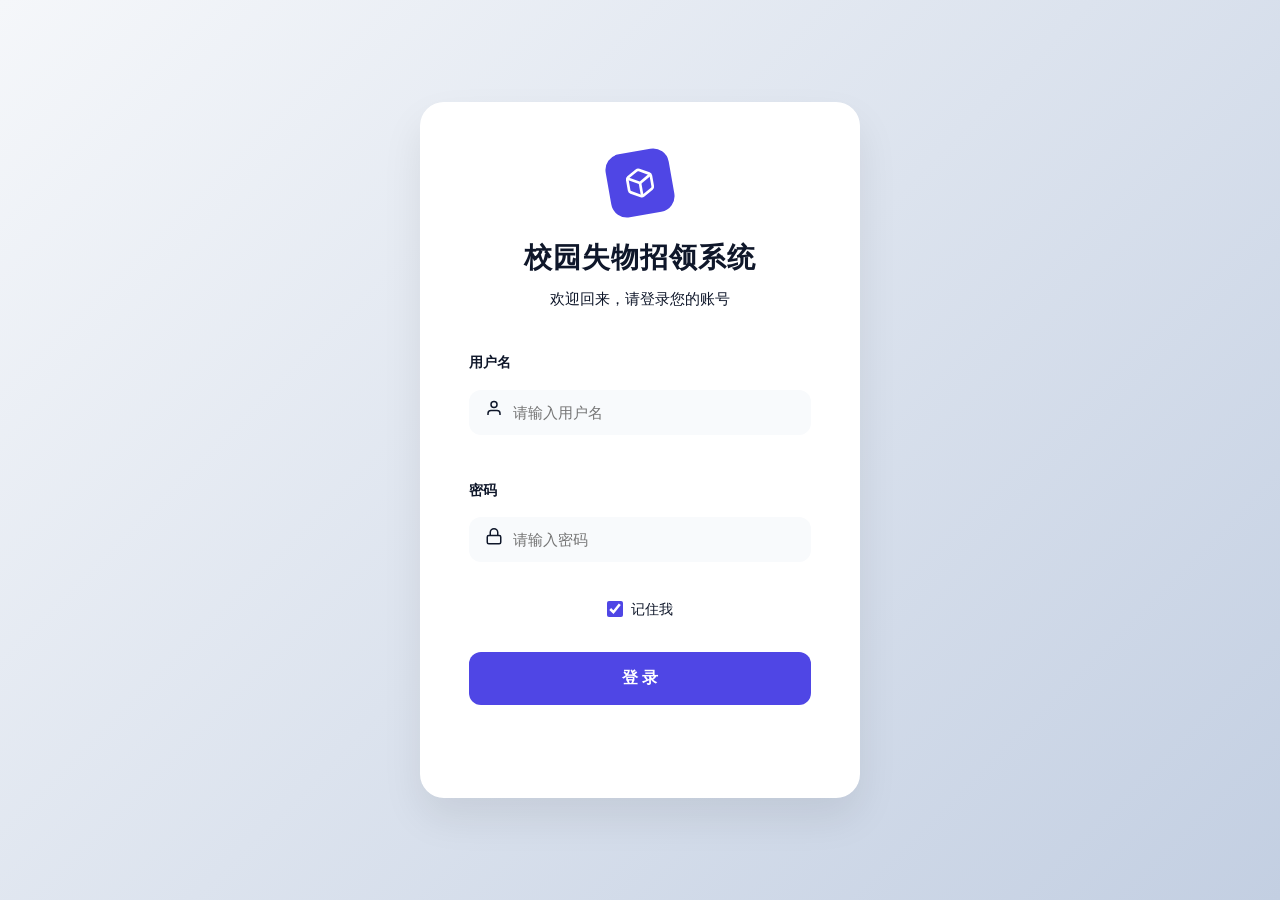
<file: frontend/index.html>
<!DOCTYPE html>
<html lang="zh-CN">
<head>
  <meta charset="UTF-8" />
  <meta name="viewport" content="width=device-width, initial-scale=1.0" />
  <title>校园失物招领系统</title>
  <link rel="preconnect" href="https://fonts.googleapis.com">
  <link rel="preconnect" href="https://fonts.gstatic.com" crossorigin>
  <link href="https://fonts.googleapis.com/css2?family=Inter:wght@400;500;600;700&display=swap" rel="stylesheet">
  <link rel="stylesheet" href="./style.css" />
</head>
<body>
  <div id="app"></div>
  <script src="./api.js"></script>
  <script src="./router.js"></script>
  <script src="./layout.js"></script>
  <script src="./pages/login.js"></script>
  <script src="./pages/list.js"></script>
  <script src="./pages/detail.js"></script>
  <script src="./pages/publish.js"></script>
  <script src="./pages/myItems.js"></script>
  <script src="./pages/myClaims.js"></script>
  <script src="./pages/admin.js"></script>
  <script src="./pages/superAdmin.js"></script>
  <script src="./app.js"></script>
</body>
</html>
</file>
<file: frontend/style.css>
/* Modern UI/UX Pro Max Styles */
:root {
  --primary: #4f46e5; /* Indigo 600 */
  --primary-hover: #4338ca; /* Indigo 700 */
  --primary-light: #e0e7ff; /* Indigo 100 */
  --bg-color: #f8fafc; /* Slate 50 */
  --surface: #ffffff;
  --text-main: #0f172a; /* Slate 900 */
  --text-muted: #64748b; /* Slate 500 */
  --border: #e2e8f0; /* Slate 200 */
  --danger: #ef4444;
  --danger-hover: #dc2626;
  --success: #10b981;
  --warning: #f59e0b;
  --radius-sm: 6px;
  --radius-md: 12px;
  --radius-lg: 16px;
  --shadow-sm: 0 1px 2px 0 rgb(0 0 0 / 0.05);
  --shadow-md: 0 4px 6px -1px rgb(0 0 0 / 0.1), 0 2px 4px -2px rgb(0 0 0 / 0.1);
  --shadow-lg: 0 10px 15px -3px rgb(0 0 0 / 0.1), 0 4px 6px -4px rgb(0 0 0 / 0.1);
  --transition: all 0.2s cubic-bezier(0.4, 0, 0.2, 1);
  --font-sans: 'Inter', 'Microsoft YaHei', -apple-system, BlinkMacSystemFont, sans-serif;
}

* { box-sizing: border-box; margin: 0; padding: 0; }
body { 
  font-family: var(--font-sans); 
  background: var(--bg-color);
  background-image: radial-gradient(at 0% 0%, hsla(253,16%,7%,0.03) 0, transparent 50%), radial-gradient(at 50% 0%, hsla(225,39%,30%,0.03) 0, transparent 50%), radial-gradient(at 100% 0%, hsla(339,49%,30%,0.03) 0, transparent 50%);
  color: var(--text-main); 
  min-height: 100vh; 
  line-height: 1.6;
  -webkit-font-smoothing: antialiased;
}

/* ---- Top bar ---- */
.topbar { 
  padding: 16px 32px; 
  font-size: 15px; 
  background: rgba(255, 255, 255, 0.8);
  backdrop-filter: blur(12px);
  -webkit-backdrop-filter: blur(12px);
  border-bottom: 1px solid var(--border); 
  display: flex;
  justify-content: flex-end;
  align-items: center;
  box-shadow: var(--shadow-sm);
  position: sticky;
  top: 0;
  z-index: 40;
}
.topbar .logout { 
  color: var(--danger); 
  cursor: pointer; 
  margin-left: 24px; 
  text-decoration: none; 
  font-weight: 500;
  transition: var(--transition);
  padding: 6px 12px;
  border-radius: var(--radius-sm);
}
.topbar .logout:hover { 
  background: #fee2e2;
}

/* ---- Layout ---- */
.layout { display: flex; min-height: calc(100vh - 57px); }

.sidebar { 
  width: 240px; 
  flex-shrink: 0; 
  padding: 24px 16px; 
  background: var(--surface);
  border-right: 1px solid var(--border); 
  display: flex;
  flex-direction: column;
  gap: 8px;
}
.sidebar .nav-item {
  display: flex; 
  align-items: center;
  width: 100%; 
  padding: 14px 18px; 
  text-align: left;
  font-size: 15px; 
  font-weight: 600;
  color: var(--text-muted); 
  background: transparent; 
  border: none;
  border-radius: var(--radius-md);
  cursor: pointer; 
  transition: all 0.2s ease;
}
.sidebar .nav-item:hover { 
  background: var(--bg-color); 
  color: var(--text-main);
  transform: translateX(4px);
}
.sidebar .nav-item.active { 
  background: var(--primary-light); 
  color: var(--primary); 
  box-shadow: inset 3px 0 0 var(--primary);
}

.main { 
  flex: 1; 
  padding: 32px 48px; 
  overflow-y: auto; 
  max-width: 1200px;
  margin: 0 auto;
  width: 100%;
  animation: fadeIn 0.4s ease-out;
}

@keyframes fadeIn {
  from { opacity: 0; transform: translateY(8px); }
  to { opacity: 1; transform: translateY(0); }
}

/* ---- Login page ---- */
.login-page, .changepwd-page { 
  display: flex; 
  justify-content: center; 
  align-items: center; 
  min-height: 100vh; 
  background: radial-gradient(circle at 50% 0%, #e0e7ff 0%, #f8fafc 60%);
}
.login-box, .changepwd-box { 
  background: rgba(255, 255, 255, 0.9); 
  backdrop-filter: blur(16px);
  -webkit-backdrop-filter: blur(16px);
  border: 1px solid rgba(255, 255, 255, 0.5); 
  padding: 48px; 
  width: 100%;
  max-width: 440px; 
  border-radius: 24px;
  box-shadow: 0 25px 50px -12px rgba(0, 0, 0, 0.1), 0 0 0 1px rgba(0,0,0,0.02);
  position: relative;
  animation: scaleUp 0.5s cubic-bezier(0.16, 1, 0.3, 1) forwards;
}

@keyframes scaleUp {
  from { opacity: 0; transform: scale(0.95) translateY(10px); }
  to { opacity: 1; transform: scale(1) translateY(0); }
}

.login-box h2, .changepwd-box h2 { 
  text-align: center; 
  font-size: 32px; 
  font-weight: 800;
  margin-bottom: 32px; 
  color: var(--text-main); 
  letter-spacing: -0.03em;
}
.login-row { 
  display: flex; 
  flex-direction: column; 
  margin-bottom: 20px; 
}
.login-row label { 
  font-size: 14px; 
  font-weight: 500;
  margin-bottom: 8px; 
  color: var(--text-main);
}
.login-row input { 
  width: 100%; 
  padding: 12px 16px; 
  border: 1px solid var(--border); 
  border-radius: var(--radius-sm);
  font-size: 15px; 
  transition: var(--transition);
  outline: none;
}
.login-row input:focus {
  border-color: var(--primary);
  box-shadow: 0 0 0 3px var(--primary-light);
}
.login-actions { 
  display: flex; 
  flex-direction: column;
  gap: 16px;
  margin-top: 32px; 
}
.btn-login { 
  background: var(--primary); 
  color: #fff; 
  border: none; 
  padding: 14px; 
  width: 100%; 
  font-size: 16px; 
  font-weight: 600;
  cursor: pointer; 
  border-radius: var(--radius-sm); 
  transition: var(--transition);
  box-shadow: var(--shadow-sm);
}
.btn-login:hover { 
  background: var(--primary-hover); 
  transform: translateY(-1px);
  box-shadow: var(--shadow-md);
}
.remember { 
  display: flex; 
  align-items: center; 
  gap: 8px; 
  font-size: 14px; 
  color: var(--text-muted);
}
.remember input { 
  width: 16px;
  height: 16px;
  accent-color: var(--primary);
  cursor: pointer;
}

.changepwd-box .exit-icon { 
  position: absolute; 
  top: 20px; 
  right: 20px; 
  font-size: 24px; 
  cursor: pointer; 
  color: var(--text-muted);
  transition: var(--transition);
}
.changepwd-box .exit-icon:hover {
  color: var(--text-main);
}

/* ---- Buttons ---- */
.btn-primary { 
  background: var(--primary); 
  color: #fff; 
  border: none; 
  padding: 12px 28px; 
  font-size: 15px; 
  font-weight: 600;
  cursor: pointer; 
  border-radius: var(--radius-md); 
  transition: all 0.2s ease;
  box-shadow: 0 2px 4px rgba(79, 70, 229, 0.2);
}
.btn-primary:hover { 
  background: var(--primary-hover); 
  transform: translateY(-2px);
  box-shadow: 0 4px 8px rgba(79, 70, 229, 0.3);
}
.btn-primary:active {
  transform: translateY(0);
  box-shadow: 0 2px 4px rgba(79, 70, 229, 0.2);
}
.btn-outline { 
  background: var(--surface); 
  color: var(--text-main); 
  border: 1px solid var(--border); 
  padding: 12px 28px; 
  font-size: 15px; 
  font-weight: 600;
  cursor: pointer; 
  border-radius: var(--radius-md);
  transition: all 0.2s ease;
  box-shadow: var(--shadow-sm);
}
.btn-outline:hover { 
  background: var(--bg-color); 
  border-color: #cbd5e1;
  transform: translateY(-1px);
  box-shadow: var(--shadow-md);
}
.btn-outline:active {
  transform: translateY(0);
  box-shadow: var(--shadow-sm);
}
.btn-danger { 
  background: var(--surface); 
  color: var(--danger); 
  border: 1px solid var(--danger); 
  padding: 10px 20px; 
  font-size: 14px; 
  font-weight: 600;
  cursor: pointer; 
  border-radius: var(--radius-md);
  transition: all 0.2s ease;
}
.btn-danger:hover { 
  background: var(--danger); 
  color: #fff;
  transform: translateY(-1px);
  box-shadow: 0 4px 6px rgba(239, 68, 68, 0.2);
}
.btn-sm { 
  padding: 8px 16px; 
  font-size: 13px; 
  font-weight: 600;
  border: 1px solid var(--border); 
  background: var(--surface); 
  border-radius: var(--radius-md);
  cursor: pointer; 
  transition: all 0.2s ease;
  box-shadow: var(--shadow-sm);
}
.btn-sm:hover { 
  background: var(--bg-color); 
  border-color: #cbd5e1;
  transform: translateY(-1px);
  box-shadow: var(--shadow-md);
}

/* ---- Tab bar ---- */
.tab-bar { 
  display: flex; 
  gap: 8px; 
  margin-bottom: 32px; 
  border-bottom: 1px solid var(--border);
  padding-bottom: 1px;
}
.tab-btn { 
  padding: 12px 24px; 
  font-size: 15px; 
  font-weight: 500;
  cursor: pointer; 
  border: none; 
  background: transparent; 
  color: var(--text-muted); 
  border-bottom: 2px solid transparent;
  transition: var(--transition);
  margin-bottom: -1px;
}
.tab-btn:hover {
  color: var(--text-main);
}
.tab-btn.active { 
  color: var(--primary); 
  border-bottom-color: var(--primary); 
}

/* ---- Filter bar ---- */
.filter-bar { 
  display: flex; 
  gap: 16px; 
  margin-bottom: 24px; 
  flex-wrap: wrap; 
  align-items: center; 
  background: var(--surface);
  padding: 20px 24px;
  border-radius: var(--radius-lg);
  box-shadow: var(--shadow-sm);
  border: 1px solid var(--border);
}
.filter-bar label { 
  font-size: 14px;
  font-weight: 600;
  color: var(--text-main);
}
.filter-bar select, .filter-bar input { 
  padding: 10px 14px; 
  border: 1px solid var(--border); 
  border-radius: var(--radius-md);
  font-size: 14px; 
  outline: none;
  transition: all 0.2s ease;
  background: var(--surface);
  box-shadow: inset 0 1px 2px rgba(0,0,0,0.02);
}
.filter-bar select:focus, .filter-bar input:focus {
  border-color: var(--primary);
  box-shadow: 0 0 0 3px var(--primary-light), inset 0 1px 2px rgba(0,0,0,0.02);
}
.filter-bar select:focus, .filter-bar input:focus {
  border-color: var(--primary);
  box-shadow: 0 0 0 3px var(--primary-light);
}
.filter-bar input[type="text"] { 
  width: 200px; 
}
.search-icon { 
  font-size: 20px; 
  cursor: pointer; 
  color: var(--text-muted);
  transition: var(--transition);
  padding: 4px;
}
.search-icon:hover {
  color: var(--primary);
}

/* ---- Item card ---- */
.item-card-row {
  background: var(--surface);
  border: 1px solid var(--border); 
  border-radius: var(--radius-lg);
  padding: 24px; 
  margin-bottom: 20px;
  display: flex; 
  gap: 24px; 
  position: relative; 
  cursor: pointer;
  transition: all 0.3s cubic-bezier(0.4, 0, 0.2, 1);
  box-shadow: var(--shadow-sm);
  overflow: hidden;
}
.item-card-row::before {
  content: '';
  position: absolute;
  top: 0; left: 0; width: 4px; height: 100%;
  background: var(--primary);
  opacity: 0;
  transition: opacity 0.3s ease;
}
.item-card-row:hover { 
  transform: translateY(-4px);
  box-shadow: var(--shadow-lg);
  border-color: var(--primary-light);
}
.item-card-row:hover::before {
  opacity: 1;
}
.item-card-row .card-left { flex: 1; display: flex; flex-direction: column; justify-content: center; }
.item-card-row .card-right-wrap { 
  display: flex; 
  flex-direction: column; 
  align-items: flex-end; 
  justify-content: space-between;
}
.card-images { display: flex; gap: 12px; }
.card-images img { 
  width: 140px; 
  height: 105px; 
  object-fit: cover; 
  border-radius: var(--radius-md);
  border: 1px solid var(--border); 
  transition: transform 0.3s ease;
}
.item-card-row:hover .card-images img {
  transform: scale(1.03);
}
.card-images .img-placeholder { 
  width: 140px; 
  height: 105px; 
  background: var(--bg-color); 
  border-radius: var(--radius-md);
  display: flex; 
  align-items: center; 
  justify-content: center; 
  color: var(--text-muted); 
  font-size: 13px; 
  border: 1px dashed var(--border);
}
.item-type-label { 
  font-weight: 700; 
  font-size: 20px; 
  margin-bottom: 12px; 
  color: var(--text-main);
  letter-spacing: -0.02em;
}
.item-status { 
  font-weight: 600; 
  font-size: 13px; 
  padding: 6px 14px;
  border-radius: 999px;
  background: var(--bg-color);
  color: var(--text-muted);
  display: inline-block;
  margin-bottom: 12px;
  border: 1px solid var(--border);
}
.item-info { 
  font-size: 15px; 
  line-height: 1.8; 
  color: var(--text-muted);
  margin-bottom: 8px;
}
.item-info div {
  margin-bottom: 4px;
}
.item-info b {
  color: var(--text-main);
  font-weight: 500;
}
.item-info span { 
  margin-right: 16px; 
  display: inline-flex;
  align-items: center;
}
.card-time { 
  font-size: 13px; 
  color: var(--text-muted); 
}

/* ---- Detail page ---- */
.detail-page { max-width: 800px; margin: 0 auto; }
.detail-page .back-arrow { 
  font-size: 24px; 
  cursor: pointer; 
  margin-bottom: 24px; 
  display: inline-flex; 
  align-items: center;
  color: var(--text-muted);
  transition: var(--transition);
  padding: 8px;
  border-radius: 50%;
  background: var(--surface);
  border: 1px solid var(--border);
  box-shadow: var(--shadow-sm);
}
.detail-page .back-arrow:hover {
  color: var(--text-main);
  background: var(--bg-color);
}
.detail-header { 
  display: flex; 
  justify-content: space-between; 
  align-items: center;
  margin-bottom: 24px; 
}
.detail-box { 
  background: var(--surface);
  border: 1px solid var(--border); 
  border-radius: var(--radius-lg);
  padding: 40px; 
  box-shadow: var(--shadow-md);
}
.detail-box .info-line { 
  font-size: 16px; 
  line-height: 2; 
  color: var(--text-main);
  border-bottom: 1px solid var(--bg-color);
  padding: 12px 0;
  display: flex;
}
.detail-box .info-line:last-child { border-bottom: none; }
.detail-box .info-line b { 
  margin-right: 16px; 
  color: var(--text-muted);
  font-weight: 500;
  display: inline-block;
  width: 100px;
  flex-shrink: 0;
}
.detail-images { 
  display: flex; 
  gap: 16px; 
  margin-top: 24px; 
  flex-wrap: wrap; 
}
.detail-images img { 
  width: 220px; 
  height: 165px; 
  object-fit: cover; 
  border-radius: var(--radius-md);
  border: 1px solid var(--border); 
  box-shadow: var(--shadow-sm);
  transition: transform 0.3s ease, box-shadow 0.3s ease;
}
.detail-images img:hover {
  transform: translateY(-4px);
  box-shadow: var(--shadow-md);
}
.detail-images .img-placeholder { 
  width: 200px; 
  height: 150px; 
  background: var(--bg-color); 
  border-radius: var(--radius-sm);
  border: 1px dashed var(--border);
  display: flex;
  align-items: center;
  justify-content: center;
  color: var(--text-muted);
}
.reject-box { 
  background: #fef2f2; 
  border: 1px solid #fecaca;
  color: #991b1b;
  padding: 16px; 
  border-radius: var(--radius-sm);
  margin-top: 24px; 
  font-size: 14px; 
}

/* ---- Publish form ---- */
.publish-form { 
  max-width: 720px; 
  margin: 0 auto; 
  background: var(--surface);
  padding: 48px;
  border-radius: 24px;
  box-shadow: var(--shadow-md);
  border: 1px solid var(--border);
}
.publish-form .back-arrow { 
  font-size: 24px; 
  cursor: pointer; 
  margin-bottom: 32px; 
  display: inline-flex; 
  color: var(--text-muted);
  padding: 8px;
  border-radius: 50%;
  background: var(--bg-color);
  border: 1px solid var(--border);
  transition: all 0.2s ease;
}
.publish-form .back-arrow:hover {
  background: var(--surface);
  color: var(--text-main);
  transform: translateX(-4px);
}
.form-group { margin-bottom: 24px; }
.form-group label { 
  display: block; 
  font-size: 14px; 
  font-weight: 600; 
  margin-bottom: 8px; 
  color: var(--text-main);
}
.form-group label .req { color: var(--danger); margin-left: 4px; }
.form-group input, .form-group select, .form-group textarea {
  width: 100%; 
  padding: 14px 16px; 
  border: 1px solid var(--border); 
  border-radius: var(--radius-md);
  font-size: 15px; 
  font-family: inherit;
  transition: all 0.2s ease;
  outline: none;
  background: var(--surface);
  box-shadow: inset 0 1px 2px rgba(0,0,0,0.02);
}
.form-group input:focus, .form-group select:focus, .form-group textarea:focus {
  border-color: var(--primary);
  box-shadow: 0 0 0 4px var(--primary-light), inset 0 1px 2px rgba(0,0,0,0.02);
}
.form-group textarea { 
  min-height: 160px; 
  resize: vertical; 
}
.form-actions { 
  display: flex; 
  gap: 16px; 
  margin-top: 32px; 
  padding-top: 24px;
  border-top: 1px solid var(--border);
}
.upload-area { 
  width: 120px; 
  height: 120px; 
  border: 2px dashed var(--border); 
  border-radius: var(--radius-md);
  display: flex; 
  align-items: center; 
  justify-content: center; 
  font-size: 36px; 
  color: var(--text-muted); 
  cursor: pointer; 
  background: var(--bg-color); 
  transition: all 0.2s ease;
}
.upload-area:hover {
  border-color: var(--primary);
  color: var(--primary);
  background: var(--primary-light);
  transform: translateY(-2px);
}

/* ---- Publish choose page ---- */
.choose-box { 
  background: var(--surface);
  border: 1px solid var(--border); 
  border-radius: 24px;
  padding: 64px 48px; 
  max-width: 500px; 
  margin: 60px auto; 
  text-align: center; 
  box-shadow: var(--shadow-lg);
  animation: scaleUp 0.4s cubic-bezier(0.16, 1, 0.3, 1) forwards;
}
.choose-box h2 { 
  margin-bottom: 48px; 
  font-size: 28px; 
  font-weight: 800;
  color: var(--text-main);
  letter-spacing: -0.02em;
}
.choose-btn { 
  display: block; 
  width: 100%; 
  margin: 0 auto 20px; 
  padding: 18px; 
  background: var(--surface); 
  color: var(--text-main); 
  border: 2px solid var(--border); 
  font-size: 16px; 
  font-weight: 600;
  cursor: pointer; 
  border-radius: var(--radius-md); 
  transition: all 0.3s ease;
}
.choose-btn:hover { 
  border-color: var(--primary);
  color: var(--primary);
  background: var(--primary-light);
  transform: translateY(-4px);
  box-shadow: 0 10px 15px -3px rgba(79, 70, 229, 0.1);
}

/* ---- Pager ---- */
.pager { 
  display: flex; 
  justify-content: center; 
  align-items: center; 
  gap: 8px; 
  margin-top: 32px; 
  padding-bottom: 32px; 
}
.pager button, .pager span.pg-num {
  min-width: 36px;
  height: 36px;
  display: flex;
  align-items: center;
  justify-content: center;
  padding: 0 12px; 
  border: 1px solid var(--border); 
  border-radius: var(--radius-sm);
  background: var(--surface); 
  cursor: pointer; 
  font-size: 14px; 
  font-weight: 500;
  color: var(--text-main);
  transition: var(--transition);
}
.pager button:hover:not(:disabled), .pager span.pg-num:hover {
  background: var(--bg-color);
  border-color: #cbd5e1;
}
.pager button:disabled {
  opacity: 0.5;
  cursor: not-allowed;
}
.pager span.pg-num.active { 
  border-color: var(--primary); 
  background: var(--primary);
  color: #fff; 
}

/* ---- Cards (Announcement, Review, Manage, Complaint, Notify) ---- */
.anno-card, .review-card, .manage-card, .complaint-card, .notify-card, .param-card, .account-card { 
  background: var(--surface);
  border: 1px solid var(--border); 
  border-radius: var(--radius-lg);
  padding: 24px; 
  margin-bottom: 20px; 
  position: relative; 
  box-shadow: var(--shadow-sm);
  transition: all 0.3s cubic-bezier(0.4, 0, 0.2, 1);
}
.anno-card:hover, .manage-card:hover, .complaint-card:hover, .notify-card:hover {
  box-shadow: var(--shadow-md);
  border-color: var(--primary-light);
  transform: translateY(-2px);
}
.anno-card h3 { 
  font-size: 18px; 
  font-weight: 600;
  margin-bottom: 12px; 
  color: var(--text-main);
}
.anno-card p { 
  font-size: 15px; 
  line-height: 1.6; 
  color: var(--text-muted);
}
.anno-card .anno-time { 
  font-size: 13px; 
  color: var(--text-muted); 
  text-align: right; 
  margin-top: 16px; 
}
.anno-card .card-dots { 
  position: absolute; 
  top: 16px; 
  right: 16px; 
  color: var(--text-muted);
  cursor: pointer;
}

.review-card { border-left: 4px solid var(--primary); }
.review-card .info-line { font-size: 14px; line-height: 1.8; }
.review-images { display: flex; gap: 16px; margin: 16px 0; }
.review-images img, .review-images .img-placeholder { 
  width: 160px; 
  height: 120px; 
  object-fit: cover; 
  border-radius: var(--radius-sm);
  border: 1px solid var(--border); 
}
.review-actions { 
  display: flex; 
  gap: 16px; 
  justify-content: flex-end; 
  margin-top: 20px; 
  padding-top: 16px;
  border-top: 1px solid var(--bg-color);
}

.manage-card .days-info { 
  background: var(--bg-color); 
  padding: 12px 16px; 
  border-radius: var(--radius-sm);
  margin-top: 16px; 
  font-size: 14px; 
  color: var(--text-muted);
}
.manage-card .manage-actions { 
  text-align: right; 
  margin-top: 16px; 
}

.item-actions { 
  display: flex; 
  justify-content: flex-end; 
  gap: 12px;
  margin-top: 16px; 
}

.complaint-main { display: flex; gap: 24px; align-items: flex-start; }
.complaint-info { font-size: 14px; line-height: 1.8; flex: 1; }
.complaint-images { display: flex; gap: 12px; flex-wrap: wrap; }
.complaint-images img, .complaint-images .img-placeholder { 
  width: 120px; 
  height: 90px; 
  object-fit: cover; 
  border-radius: var(--radius-sm);
  border: 1px solid var(--border); 
}
.complaint-actions { 
  display: flex; 
  gap: 16px; 
  justify-content: flex-end; 
  margin-top: 20px; 
  padding-top: 16px;
  border-top: 1px solid var(--bg-color);
}

.notify-head { 
  display: flex; 
  justify-content: space-between; 
  align-items: center; 
  margin-bottom: 16px; 
}
.notify-type { font-size: 16px; font-weight: 600; color: var(--text-main); }
.notify-state { 
  font-size: 12px; 
  font-weight: 600;
  padding: 4px 12px; 
  border-radius: 999px; 
  background: var(--bg-color);
}
.notify-state.is-pending { background: #fef3c7; color: #d97706; }
.notify-state.is-submitted { background: #e0f2fe; color: #0284c7; }
.notify-state.is-resolved { background: #dcfce7; color: #16a34a; }
.notify-state.is-rejected { background: #fee2e2; color: #dc2626; }
.notify-content { font-size: 15px; line-height: 1.6; color: var(--text-muted); }
.notify-line { margin-bottom: 8px; }
.notify-time { font-size: 13px; color: #94a3b8; text-align: right; margin-top: 16px; }

.param-card { display: flex; justify-content: space-between; align-items: center; }
.param-left { max-width: 70%; }
.param-title { font-weight: 600; margin-bottom: 8px; font-size: 16px; }

/* ---- Stats ---- */
.stats-box { 
  background: var(--surface); 
  border: 1px solid var(--border);
  border-radius: var(--radius-md);
  padding: 24px; 
  margin-bottom: 24px; 
  box-shadow: var(--shadow-sm);
}
.stats-box p { font-size: 15px; line-height: 2; color: var(--text-muted); }
.stats-charts { display: grid; grid-template-columns: 1fr 1fr; gap: 24px; }
.chart-placeholder { 
  background: var(--bg-color); 
  border-radius: var(--radius-md);
  padding: 24px; 
  min-height: 240px; 
  display: flex;
  align-items: center;
  justify-content: center;
  font-size: 14px; 
  color: var(--text-muted); 
  border: 1px dashed var(--border);
}

/* ---- Account list ---- */
.account-card { display: flex; justify-content: space-between; align-items: center; }
.account-card .account-info { font-size: 15px; line-height: 1.8; color: var(--text-muted); }
.account-card .account-info b { margin-right: 12px; color: var(--text-main); font-weight: 500; }

/* ---- Modal ---- */
.modal-overlay { 
  position: fixed; 
  top: 0; left: 0; right: 0; bottom: 0; 
  background: transparent; 
  display: flex; 
  justify-content: center; 
  align-items: center; 
  z-index: 100; 
  opacity: 1;
  transition: opacity 0.2s ease;
}
.modal-overlay.hidden { 
  display: none; 
  opacity: 0;
}
.modal-box { 
  background: var(--surface); 
  border-radius: 24px;
  padding: 40px; 
  min-width: 440px; 
  position: relative; 
  box-shadow: 0 25px 50px -12px rgb(0 0 0 / 0.25), 0 0 0 1px var(--border);
  transform: scale(1);
  transition: transform 0.3s cubic-bezier(0.16, 1, 0.3, 1);
}
.modal-overlay.hidden .modal-box {
  transform: scale(0.95) translateY(10px);
}
.modal-box h3 { 
  text-align: center; 
  margin-bottom: 24px; 
  font-size: 20px; 
  font-weight: 600;
}
.modal-box .close-btn { 
  position: absolute; 
  top: 16px; 
  right: 16px; 
  font-size: 24px; 
  cursor: pointer; 
  color: var(--text-muted);
  transition: var(--transition);
  width: 32px;
  height: 32px;
  display: flex;
  align-items: center;
  justify-content: center;
  border-radius: 50%;
}
.modal-box .close-btn:hover {
  background: var(--bg-color);
  color: var(--text-main);
}
.modal-row { 
  display: flex; 
  align-items: center; 
  margin-bottom: 16px; 
}
.modal-row label { 
  width: 80px; 
  font-size: 14px; 
  font-weight: 600; 
  text-align: right; 
  margin-right: 16px; 
  color: var(--text-main);
}
.modal-row input, .modal-row select { 
  flex: 1; 
  padding: 10px 12px; 
  border: 1px solid var(--border); 
  border-radius: var(--radius-sm);
  font-size: 14px; 
  outline: none;
  transition: var(--transition);
}
.modal-row input:focus, .modal-row select:focus {
  border-color: var(--primary);
  box-shadow: 0 0 0 3px var(--primary-light);
}

/* ---- Messages ---- */
.msg { margin-top: 12px; font-size: 14px; font-weight: 500; text-align: center; }
.msg-ok { color: var(--success); }
.msg-err { color: var(--danger); }
.empty { 
  text-align: center; 
  color: var(--text-muted); 
  padding: 64px 0; 
  font-size: 15px;
  background: var(--surface);
  border-radius: var(--radius-md);
  border: 1px dashed var(--border);
}

/* ---- Animations ---- */
@keyframes fadeIn {
  from { opacity: 0; transform: translateY(10px); }
  to { opacity: 1; transform: translateY(0); }
}
.main > * {
  animation: fadeIn 0.3s ease-out forwards;
}
</file>
